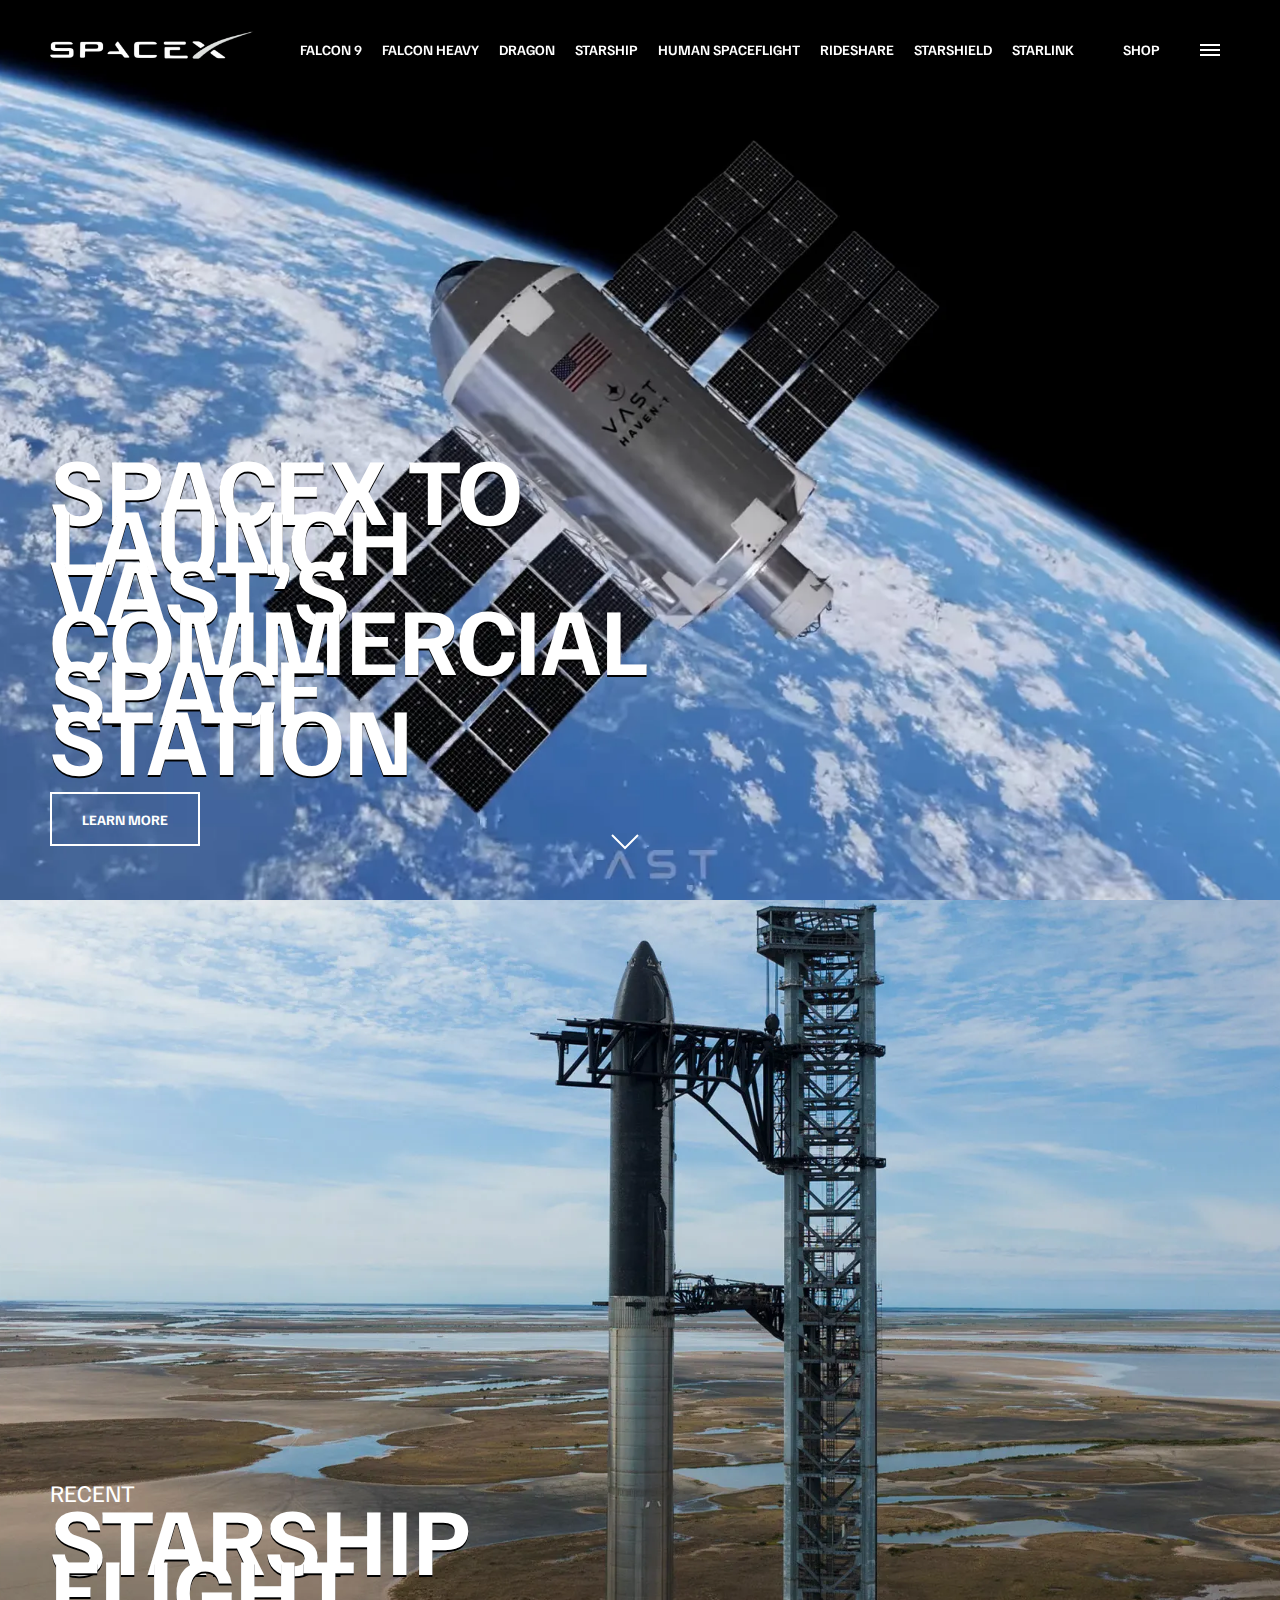
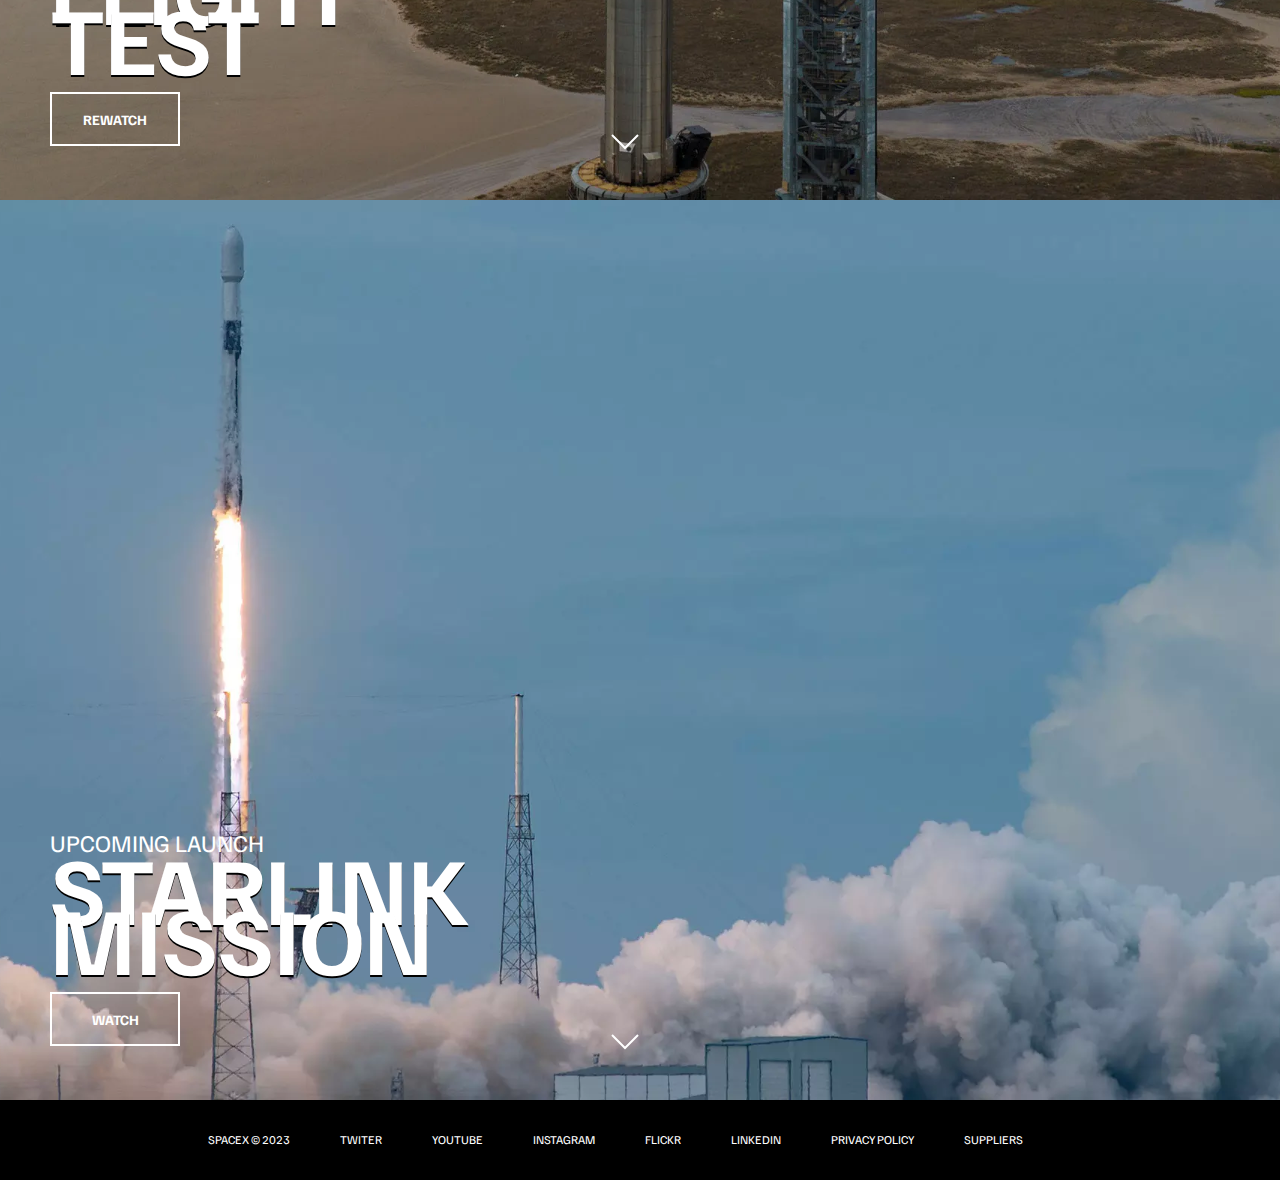
<file: index.html>
<!DOCTYPE html>
<html lang="en">
	<head>
		<meta charset="UTF-8" />
		<meta http-equiv="X-UA-Compatible" content="IE=edge" />
		<meta name="viewport" content="width=device-width, initial-scale=1.0" />
		<title>SpaceX</title>
		<link rel="preconnect" href="https://fonts.googleapis.com" />
		<link rel="preconnect" href="https://fonts.gstatic.com" crossorigin />
		<link
			href="https://fonts.googleapis.com/css2?family=Familjen+Grotesk:wght@400;600;700&display=swap"
			rel="stylesheet"
		/>
		<link rel="stylesheet" href="css/styles.css" />
		<script src="js/scripts.js" defer></script>
	</head>
	<body>
		<div id="overlay"></div>
		<div id="mobile--menu" class="mobile--collapse">
			<ul>
				<li class="mobile-only"><a href="falcon9.html">Falcon 9</a></li>
				<li class="mobile-only">
					<a href="falcon-heavy.html">Falcon Heavy</a>
				</li>
				<li class="mobile-only"><a href="dragon.html">Dragon</a></li>
				<li class="mobile-only"><a href="#">Starship</a></li>
				<li class="mobile-only"><a href="#">Human Spaceflight</a></li>
				<li class="mobile-only"><a href="#">Rideshare</a></li>
				<li class="mobile-only"><a href="#">Starshield</a></li>
				<li class="mobile-only"><a href="#">Starlink</a></li>
				<li><a href="#"></a>Mission</li>
				<li><a href="#"></a>Launches</li>
				<li><a href="#"></a>Careers</li>
				<li><a href="#"></a>Updates</li>
				<li><a href="#"></a>Shop</li>
			</ul>
		</div>
		<header class="main-header">
			<div class="logo">
				<a href="index.html"> <img src="img/logo.png" alt="" /></a>
			</div>
			<nav class="desktop-nav">
				<ul>
					<li class="desktop-nav-item"><a href="falcon9.html">Falcon 9</a></li>
					<li class="desktop-nav-item">
						<a href="falcon-heavy.html">Falcon Heavy</a>
					</li>
					<li class="desktop-nav-item"><a href="dragon.html">Dragon</a></li>
					<li class="desktop-nav-item"><a href="#">Starship</a></li>
					<li class="desktop-nav-item"><a href="#">Human Spaceflight</a></li>
					<li class="desktop-nav-item"><a href="#">Rideshare</a></li>
					<li class="desktop-nav-item"><a href="#">Starshield</a></li>
					<li class="desktop-nav-item"><a href="#">Starlink</a></li>
				</ul>
			</nav>

			<div class="desktop-nav desktop-nav__shop">
				<ul>
					<li class="desktop-nav-item" id="nav-right"><a href="#">Shop</a></li>
				</ul>
			</div>
		</header>

		<!--Hamburger Menu  -->

		<button
			id="menu-btn"
			class="nav-toggle"
			type="button
		"
		>
			<span class="hamburger"></span>
		</button>

		<main>
			<!-- intro -->
			<section class="section--intro">
				<div class="section--inner">
					<h1>SPACEX TO LAUNCH VAST’S COMMERCIAL SPACE STATION</h1>

					<a href="#" class="btn animate"
						><div class="hover"></div>
						<span class="learn-more">Learn More</span></a
					>
				</div>

				<div class="scroll-arrow">
					<svg width="30px" height="20px" aria-label="more content below">
						<path
							stroke="#ffffff"
							fill="none"
							stroke-width="2px"
							d="M2.000,5.000 L15.000,18.000 L28.000,5.000 "
						></path>
					</svg>
				</div>
			</section>

			<!-- intro a -->
			<section class="section--intro__a">
				<div class="section--inner">
					<h3>Recent</h3>
					<h1>Starship Flight Test</h1>

					<a href="#" class="btn animate"
						><div class="hover"></div>
						<span class="learn-more">Rewatch</span></a
					>
				</div>

				<div class="scroll-arrow">
					<svg width="30px" height="20px" aria-label="more content below">
						<path
							stroke="#ffffff"
							stroke-width="2px"
							d="M2.000,5.000 L15.000,18.000 L28.000,5.000 "
						></path>
					</svg>
				</div>
			</section>

			<!-- intro b -->

			<section class="section--intro__b">
				<div class="section--inner">
					<h3>Upcoming Launch</h3>
					<h1>Starlink Mission</h1>

					<a href="#" class="btn animate"
						><div class="hover"></div>
						<span class="learn-more">Watch</span></a
					>
				</div>

				<div class="scroll-arrow">
					<svg width="30px" height="20px" aria-label="more content below">
						<path
							stroke="#ffffff"
							stroke-width="2px"
							d="M2.000,5.000 L15.000,18.000 L28.000,5.000 "
						></path>
					</svg>
				</div>
			</section>
		</main>
		<footer>
			<ul>
				<li><p>SPACEX &copy; 2023</p></li>
				<li><a href="">Twiter</a></li>
				<li><a href="">Youtube</a></li>
				<li><a href="">Instagram</a></li>
				<li><a href="">Flickr</a></li>
				<li><a href="">Linkedin</a></li>
				<li><a href="">Privacy Policy</a></li>
				<li><a href="">Suppliers</a></li>
			</ul>
		</footer>
	</body>
</html>
</file>
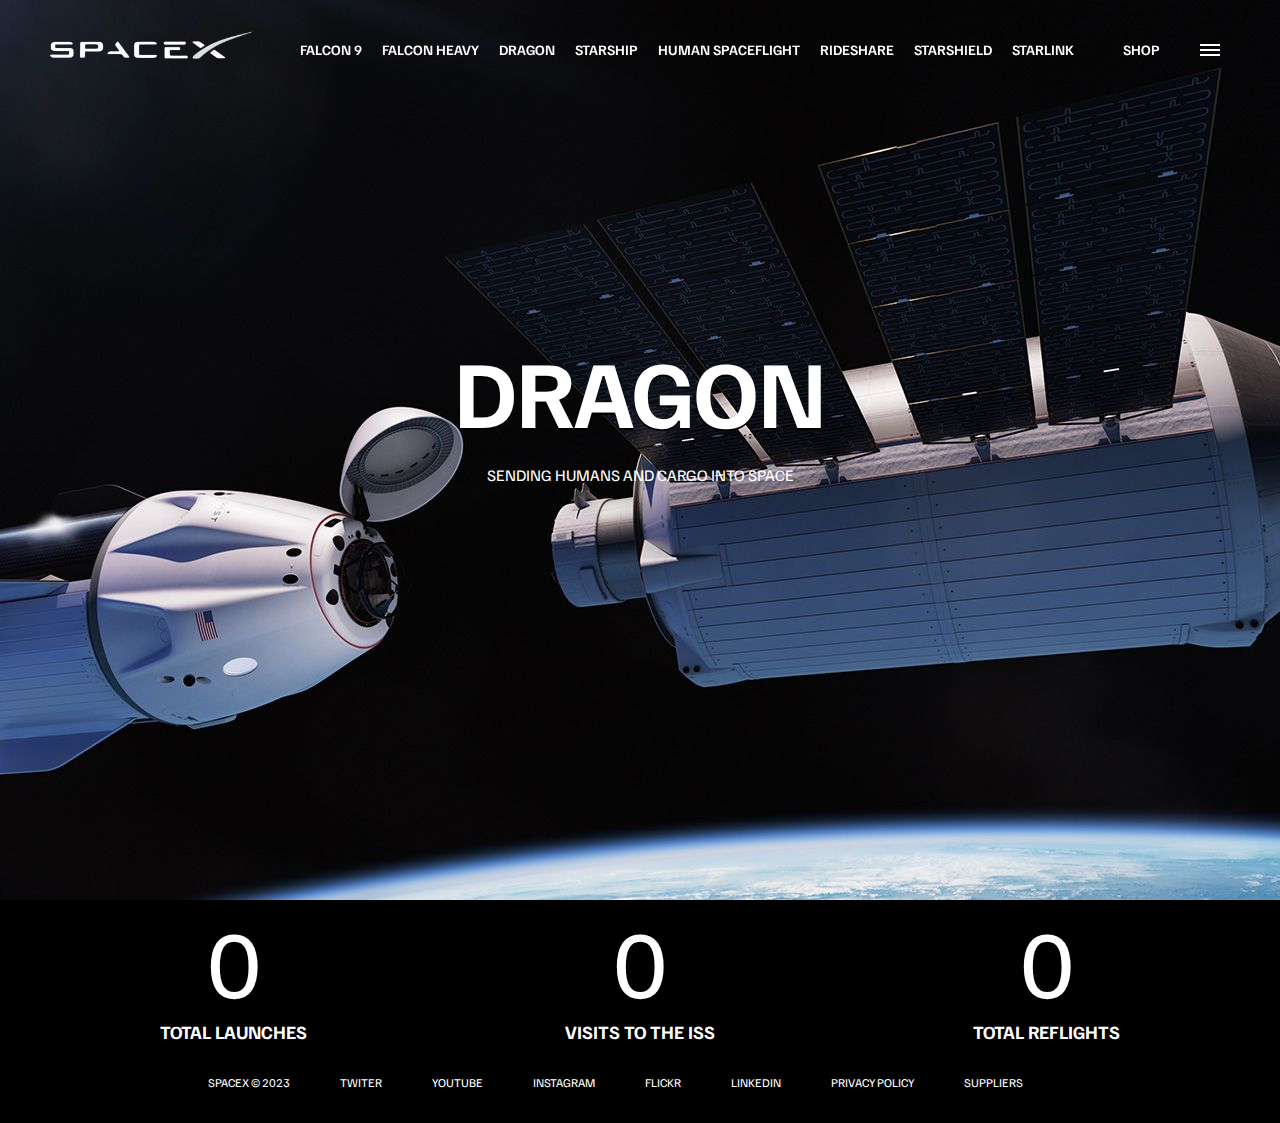
<file: dragon.html>
<!DOCTYPE html>
<html lang="en">
	<head>
		<meta charset="UTF-8" />
		<meta http-equiv="X-UA-Compatible" content="IE=edge" />
		<meta name="viewport" content="width=device-width, initial-scale=1.0" />
		<title>Dragon</title>
		<link rel="preconnect" href="https://fonts.googleapis.com" />
		<link rel="preconnect" href="https://fonts.gstatic.com" crossorigin />
		<link
			href="https://fonts.googleapis.com/css2?family=Familjen+Grotesk:wght@400;600;700&display=swap"
			rel="stylesheet"
		/>
		<link rel="stylesheet" href="css/styles.css" />
		<script src="js/scripts.js" defer></script>
	</head>
	<body>
		<div id="overlay"></div>
		<div id="mobile--menu" class="mobile--collapse">
			<ul>
				<li class="mobile-only"><a href="falcon9.html">Falcon 9</a></li>
				<li class="mobile-only">
					<a href="falcon-heavy.html">Falcon Heavy</a>
				</li>
				<li class="mobile-only"><a href="dragon.html">Dragon</a></li>
				<li class="mobile-only"><a href="#">Starship</a></li>
				<li class="mobile-only"><a href="#">Human Spaceflight</a></li>
				<li class="mobile-only"><a href="#">Rideshare</a></li>
				<li class="mobile-only"><a href="#">Starshield</a></li>
				<li class="mobile-only"><a href="#">Starlink</a></li>
				<li><a href="#"></a>Mission</li>
				<li><a href="#"></a>Launches</li>
				<li><a href="#"></a>Careers</li>
				<li><a href="#"></a>Updates</li>
				<li><a href="#"></a>Shop</li>
			</ul>
		</div>
		<header class="main-header">
			<div class="logo">
				<a href="index.html"> <img src="img/logo.png" alt="" /></a>
			</div>
			<nav class="desktop-nav">
				<ul>
					<li class="desktop-nav-item"><a href="falcon9.html">Falcon 9</a></li>
					<li class="desktop-nav-item">
						<a href="falcon-heavy.html">Falcon Heavy</a>
					</li>
					<li class="desktop-nav-item"><a href="dragon.html">Dragon</a></li>
					<li class="desktop-nav-item"><a href="#">Starship</a></li>
					<li class="desktop-nav-item"><a href="#">Human Spaceflight</a></li>
					<li class="desktop-nav-item"><a href="#">Rideshare</a></li>
					<li class="desktop-nav-item"><a href="#">Starshield</a></li>
					<li class="desktop-nav-item"><a href="#">Starlink</a></li>
				</ul>
			</nav>

			<div class="desktop-nav desktop-nav__shop">
				<ul>
					<li class="desktop-nav-item" id="nav-right"><a href="#">Shop</a></li>
				</ul>
			</div>
		</header>

		<!--Hamburger Menu  -->

		<button id="menu-btn" class="nav-toggle" type="button">
			<span class="hamburger"></span>
		</button>

		<main>
			<!-- intro -->
			<section class="section--animate bg--dragon"></section>
			<div class="section--inner__center">
				<h1>Dragon</h1>
				<p>Sending humans and cargo into space</p>
			</div>

			<div class="stats">
				<div>
					<span class="counter" data-target="39">0</span>
					<h3>Total Launches</h3>
				</div>
				<div>
					<span class="counter" data-target="35">0</span>
					<h3>Visits to the Iss</h3>
				</div>
				<div>
					<span class="counter" data-target="17">0</span>
					<h3>Total Reflights</h3>
				</div>
			</div>
		</main>
		<footer>
			<ul>
				<li><p>SPACEX &copy; 2023</p></li>
				<li><a href="">Twiter</a></li>
				<li><a href="">Youtube</a></li>
				<li><a href="">Instagram</a></li>
				<li><a href="">Flickr</a></li>
				<li><a href="">Linkedin</a></li>
				<li><a href="">Privacy Policy</a></li>
				<li><a href="">Suppliers</a></li>
			</ul>
		</footer>
	</body>
</html>
</file>
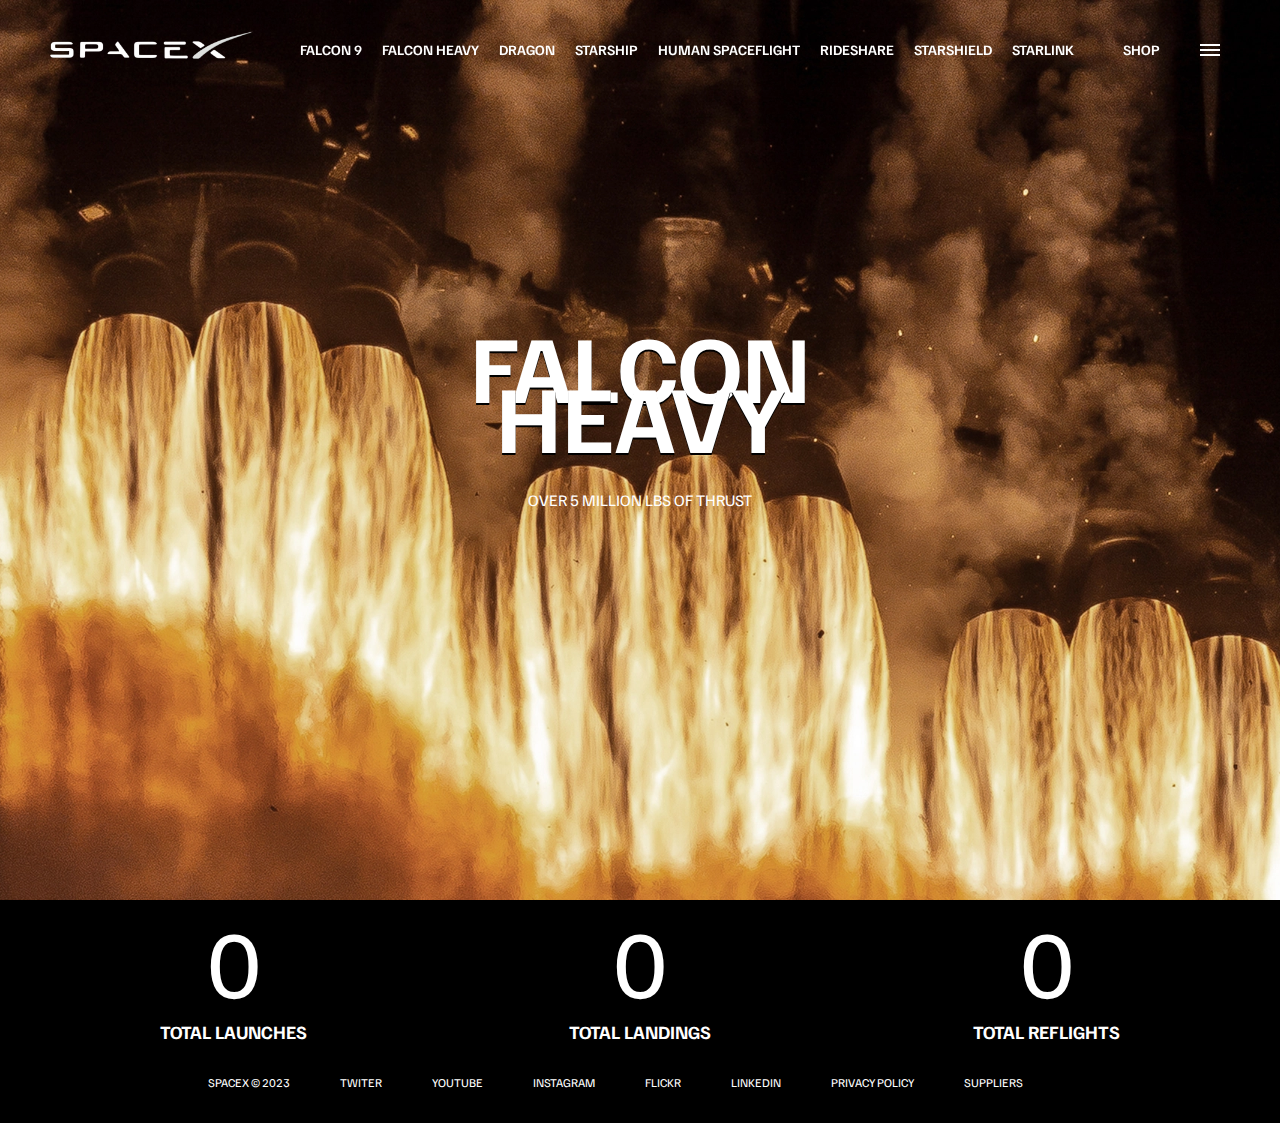
<file: falcon-heavy.html>
<!DOCTYPE html>
<html lang="en">
	<head>
		<meta charset="UTF-8" />
		<meta http-equiv="X-UA-Compatible" content="IE=edge" />
		<meta name="viewport" content="width=device-width, initial-scale=1.0" />
		<title>Falcon Heavy</title>
		<link rel="preconnect" href="https://fonts.googleapis.com" />
		<link rel="preconnect" href="https://fonts.gstatic.com" crossorigin />
		<link
			href="https://fonts.googleapis.com/css2?family=Familjen+Grotesk:wght@400;600;700&display=swap"
			rel="stylesheet"
		/>
		<link rel="stylesheet" href="css/styles.css" />
		<script src="js/scripts.js" defer></script>
	</head>
	<body>
		<div id="overlay"></div>
		<div id="mobile--menu" class="mobile--collapse">
			<ul>
				<li class="mobile-only"><a href="falcon9.html">Falcon 9</a></li>
				<li class="mobile-only">
					<a href="falcon-heavy.html">Falcon Heavy</a>
				</li>
				<li class="mobile-only"><a href="dragon.html">Dragon</a></li>
				<li class="mobile-only"><a href="#">Starship</a></li>
				<li class="mobile-only"><a href="#">Human Spaceflight</a></li>
				<li class="mobile-only"><a href="#">Rideshare</a></li>
				<li class="mobile-only"><a href="#">Starshield</a></li>
				<li class="mobile-only"><a href="#">Starlink</a></li>
				<li><a href="#"></a>Mission</li>
				<li><a href="#"></a>Launches</li>
				<li><a href="#"></a>Careers</li>
				<li><a href="#"></a>Updates</li>
				<li><a href="#"></a>Shop</li>
			</ul>
		</div>
		<header class="main-header">
			<div class="logo">
				<a href="index.html"> <img src="img/logo.png" alt="" /></a>
			</div>
			<nav class="desktop-nav">
				<ul>
					<li class="desktop-nav-item"><a href="falcon9.html">Falcon 9</a></li>
					<li class="desktop-nav-item">
						<a href="falcon-heavy.html">Falcon Heavy</a>
					</li>
					<li class="desktop-nav-item"><a href="dragon.html">Dragon</a></li>
					<li class="desktop-nav-item"><a href="#">Starship</a></li>
					<li class="desktop-nav-item"><a href="#">Human Spaceflight</a></li>
					<li class="desktop-nav-item"><a href="#">Rideshare</a></li>
					<li class="desktop-nav-item"><a href="#">Starshield</a></li>
					<li class="desktop-nav-item"><a href="#">Starlink</a></li>
				</ul>
			</nav>

			<div class="desktop-nav desktop-nav__shop">
				<ul>
					<li class="desktop-nav-item" id="nav-right"><a href="#">Shop</a></li>
				</ul>
			</div>
		</header>

		<!--Hamburger Menu  -->

		<button id="menu-btn" class="nav-toggle" type="button">
			<span class="hamburger"></span>
		</button>

		<main>
			<!-- intro -->
			<section class="section--animate bg--falcon__heavy"></section>
			<div class="section--inner__center">
				<h1>Falcon Heavy</h1>
				<p>Over 5 Million Lbs of Thrust</p>
			</div>

			<div class="stats">
				<div>
					<span class="counter" data-target="6">0</span>
					<h3>Total Launches</h3>
				</div>
				<div>
					<span class="counter" data-target="11">0</span>
					<h3>Total Landings</h3>
				</div>
				<div>
					<span class="counter" data-target="8">0</span>
					<h3>Total Reflights</h3>
				</div>
			</div>
		</main>
		<footer>
			<ul>
				<li><p>SPACEX &copy; 2023</p></li>
				<li><a href="">Twiter</a></li>
				<li><a href="">Youtube</a></li>
				<li><a href="">Instagram</a></li>
				<li><a href="">Flickr</a></li>
				<li><a href="">Linkedin</a></li>
				<li><a href="">Privacy Policy</a></li>
				<li><a href="">Suppliers</a></li>
			</ul>
		</footer>
	</body>
</html>
</file>
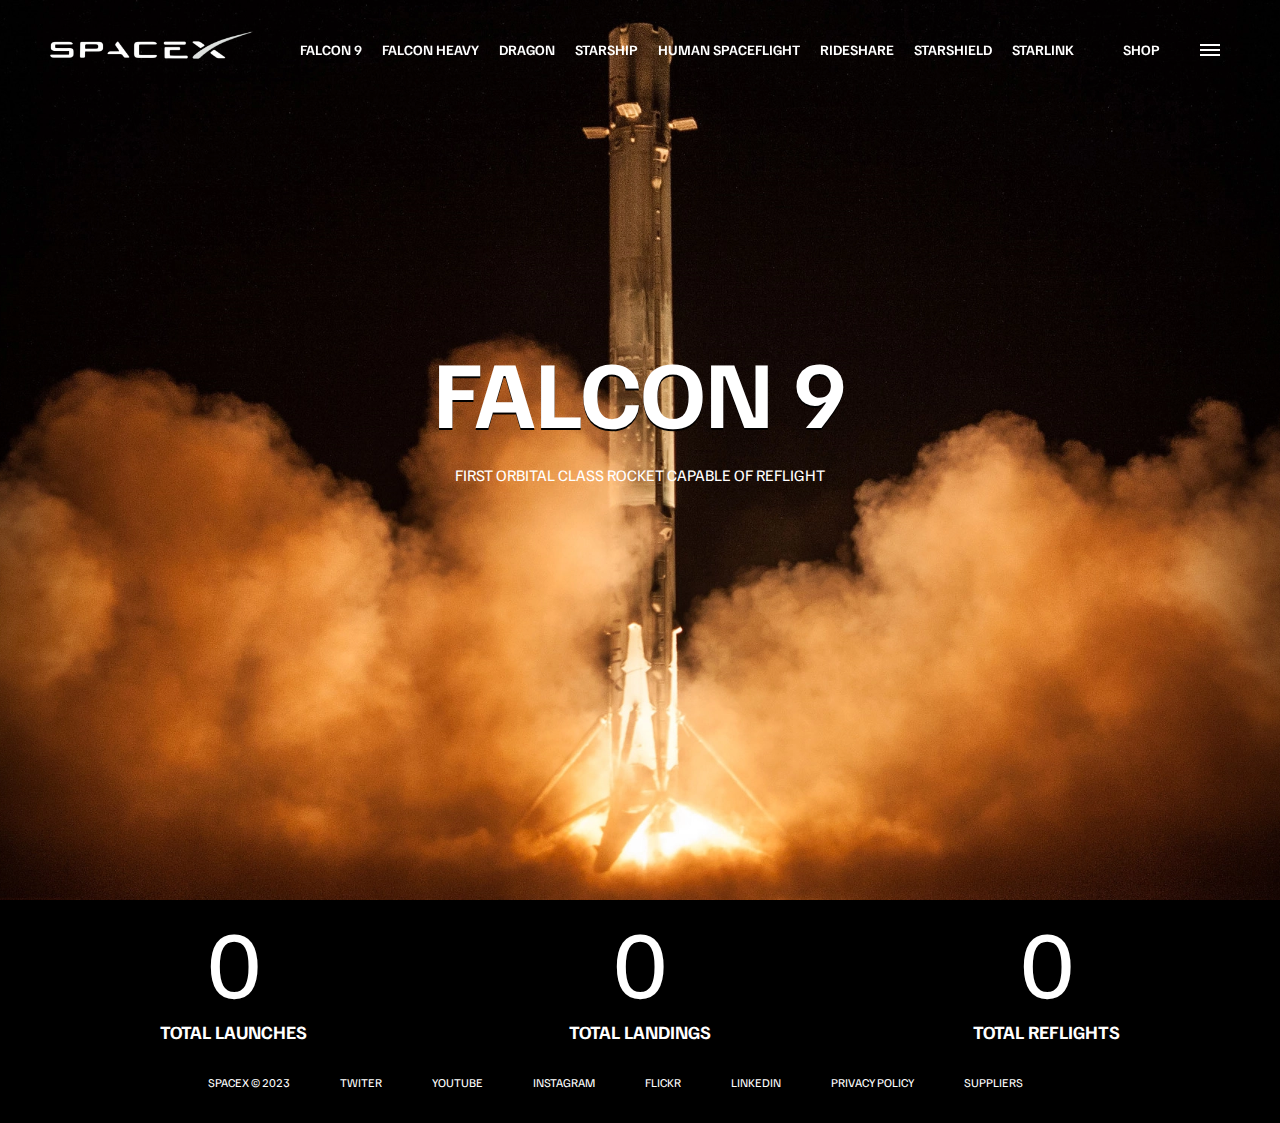
<file: falcon9.html>
<!DOCTYPE html>
<html lang="en">
	<head>
		<meta charset="UTF-8" />
		<meta http-equiv="X-UA-Compatible" content="IE=edge" />
		<meta name="viewport" content="width=device-width, initial-scale=1.0" />
		<title>Falcon 9</title>
		<link rel="preconnect" href="https://fonts.googleapis.com" />
		<link rel="preconnect" href="https://fonts.gstatic.com" crossorigin />
		<link
			href="https://fonts.googleapis.com/css2?family=Familjen+Grotesk:wght@400;600;700&display=swap"
			rel="stylesheet"
		/>
		<link rel="stylesheet" href="css/styles.css" />
		<script src="js/scripts.js" defer></script>
	</head>
	<body>
		<div id="overlay"></div>
		<div id="mobile--menu" class="mobile--collapse">
			<ul>
				<li class="mobile-only"><a href="falcon9.html">Falcon 9</a></li>
				<li class="mobile-only">
					<a href="falcon-heavy.html">Falcon Heavy</a>
				</li>
				<li class="mobile-only"><a href="dragon.html">Dragon</a></li>
				<li class="mobile-only"><a href="#">Starship</a></li>
				<li class="mobile-only"><a href="#">Human Spaceflight</a></li>
				<li class="mobile-only"><a href="#">Rideshare</a></li>
				<li class="mobile-only"><a href="#">Starshield</a></li>
				<li class="mobile-only"><a href="#">Starlink</a></li>
				<li><a href="#"></a>Mission</li>
				<li><a href="#"></a>Launches</li>
				<li><a href="#"></a>Careers</li>
				<li><a href="#"></a>Updates</li>
				<li><a href="#"></a>Shop</li>
			</ul>
		</div>
		<header class="main-header">
			<div class="logo">
				<a href="index.html"> <img src="img/logo.png" alt="" /></a>
			</div>
			<nav class="desktop-nav">
				<ul>
					<li class="desktop-nav-item"><a href="falcon9.html">Falcon 9</a></li>
					<li class="desktop-nav-item">
						<a href="falcon-heavy.html">Falcon Heavy</a>
					</li>
					<li class="desktop-nav-item"><a href="dragon.html">Dragon</a></li>
					<li class="desktop-nav-item"><a href="#">Starship</a></li>
					<li class="desktop-nav-item"><a href="#">Human Spaceflight</a></li>
					<li class="desktop-nav-item"><a href="#">Rideshare</a></li>
					<li class="desktop-nav-item"><a href="#">Starshield</a></li>
					<li class="desktop-nav-item"><a href="#">Starlink</a></li>
				</ul>
			</nav>

			<div class="desktop-nav desktop-nav__shop">
				<ul>
					<li class="desktop-nav-item" id="nav-right"><a href="#">Shop</a></li>
				</ul>
			</div>
		</header>

		<!--Hamburger Menu  -->

		<button id="menu-btn" class="nav-toggle" type="button">
			<span class="hamburger"></span>
		</button>

		<main>
			<!-- intro -->
			<section class="section--animate bg--falcon-9"></section>
			<div class="section--inner__center">
				<h1>Falcon 9</h1>
				<p>FIRST ORBITAL CLASS ROCKET CAPABLE OF REFLIGHT</p>
			</div>

			<div class="stats">
				<div>
					<span class="counter" data-target="222">0</span>
					<h3>Total Launches</h3>
				</div>
				<div>
					<span class="counter" data-target="180">0</span>
					<h3>Total Landings</h3>
				</div>
				<div>
					<span class="counter" data-target="157">0</span>
					<h3>Total Reflights</h3>
				</div>
			</div>
		</main>
		<footer>
			<ul>
				<li><p>SPACEX &copy; 2023</p></li>
				<li><a href="">Twiter</a></li>
				<li><a href="">Youtube</a></li>
				<li><a href="">Instagram</a></li>
				<li><a href="">Flickr</a></li>
				<li><a href="">Linkedin</a></li>
				<li><a href="">Privacy Policy</a></li>
				<li><a href="">Suppliers</a></li>
			</ul>
		</footer>
	</body>
</html>
</file>
<file: css/styles.css>
*,
*::before,
*::after {
	margin: 0;
	padding: 0;
	box-sizing: border-box;
}

:root {
	--ff-gro: 'Familjen Grotesk', sans-serif;

	--fw-reg: 400;
	--fw-semi: 600;
	--fw-bold: 700;

	--clr-light: #fff;
	--clr-dark: #000;
	--clr-accent: #aeafaf;

	--fs-h1: 6rem;
	--fs-h2: 3rem;
	--fs-h3: 1rem;
	--fs-body: 0.9rem;
}

::selection {
	color: #000;
	background: #fff;
}
/* typography */

h1 {
	display: block;
	font-family: var(--ff-gro);
	font-size: var(--fs-h1);
	font-weight: var(--fw-bold);
	line-height: 50px;
	text-shadow: 0 2px var(--clr-dark);
}
h2 {
	font-size: var(--fs-h2);
}
h3 {
	display: block;
	font-family: var(--fs-h3);
}
/* General Styles */

body {
	font-family: var(--ff-gro);
	background: var(--clr-dark);
	color: var(--clr-light);
}

a {
	text-decoration: none;
	color: var(--clr-light);
}

ul {
	list-style: none;
}
section {
	position: relative;

	height: 100vh;
	background-position: center center;
	background-repeat: no-repeat;
	background-size: cover;
	text-transform: uppercase;
}
a {
	background-color: transparent;
}
footer {
	position: relative;
	padding: 25px 0;
}
/* Header */

.main-header {
	position: fixed;
	font-size: var(--fs-body);
	text-transform: uppercase;
	top: 0;
	left: 0;
	width: 100%;
	z-index: 3;
	display: flex;
	/* justify-content: space-between; */
	align-items: center;
	height: 100px;
	padding: 0 30px;
}
.logo {
	width: 210px;
	height: auto;
	margin-left: 20px;
}

.logo img {
	display: block;
	width: 100%;
	height: auto;
}

/* Desktop Nav Menu */

.desktop-nav {
	display: block;
	position: relative;
	margin-right: 50px;
	font-weight: var(--fw-semi);
	text-align: left;
	padding-left: 40px;
}

.desktop-nav ul {
	display: flex;
}
.desktop-nav-item {
	position: relative;
	margin-right: 20px;
	padding-bottom: 2px;
}

.desktop-nav-item a::after {
	content: '';
	position: absolute;
	bottom: 0;
	left: 0;
	width: 100%;
	height: 1px;
	background: var(--clr-light);
	transform: scaleX(0);
	transition: transform 500ms cubic-bezier(0.47, 0, 0.5, 1);
	transform-origin: right center;
}
.desktop-nav-item a:hover::after {
	transform: scaleX(1);
	transform-origin: left center;
	transition-duration: 400ms;
}
.desktop-nav__shop {
	display: inline-block;
	position: absolute;
	right: 50px;
}
/* nav Toggle */

.nav-toggle {
	padding: 0.5em;
	background: transparent;
	border: 0;
	cursor: pointer;
	position: absolute;
	right: 4em;
	top: 42px;
	z-index: 1000;
}

/* Hamburger */
.hamburger {
	display: block;
	position: relative;
}
.hamburger,
.hamburger::before,
.hamburger::after {
	background-color: var(--clr-light);
	width: 20px;
	height: 2px;

	transition: transform 250ms ease-in-out;
}
.hamburger::before,
.hamburger::after {
	content: '';
	position: absolute;
	left: 0;
	right: 0;
}
.hamburger::before {
	top: 5px;
}
.hamburger::after {
	bottom: 5px;
}

/* animation */

.nav-open .hamburger {
	transform: rotate(0.625turn);
}
.nav-open .hamburger::before {
	transform: rotate(90deg) translateX(-5px);
}

.nav-open .hamburger::after {
	opacity: 0;
}

/* Overlay */

.overlay__show {
	position: fixed;
	top: 0;
	left: 0;
	width: 100%;
	height: 100%;
	background-color: rgba(0, 0, 0, 0.5);
	z-index: 3;
}
.stop-scroll {
	overflow: hidden;
}
/*hide mobile meenu items  */

.mobile-only {
	display: none;
}

/* Mobile Nav Menu */

.mobile--collapse {
	display: flex;
	align-items: start;
	justify-content: center;
	position: fixed;
	top: 0;
	right: 0;
	width: 350px;
	height: 100%;
	padding-top: 50px;
	background-color: var(--clr-dark);

	transform: translateX(100%);
	transition: transform 600ms cubic-bezier(0.47, 0, 0.5, 1);
	z-index: 4;
}

.show-menu {
	transform: translateX(0);
}

.mobile--collapse ul {
	display: flex;
	flex-direction: column;
	align-items: end;
	justify-content: center;
	padding: 20px 30px;
	width: 100%;
}

.mobile--collapse ul li {
	margin-bottom: 20px;
	font-size: var(--fs-body);
	text-transform: uppercase;
	font-weight: 300;
	border-bottom: 1pt #252525 solid;
	width: 100%;
	text-align: right;
	padding-bottom: 5px;
}
.mobile--collapse ul li a {
	color: var(--clr-light);
	transition: color 600ms;
}
.mobile--collapse ul li a:hover {
	color: var(--clr-accent);
}
/*  INTRO */

.section--intro {
	background-image: url(../img/dragon.webp);
}

.section--intro__a {
	background-image: url(../img/section-e.webp);
}
.section--intro__b {
	background-image: url(../img/section-c.webp);
}
.section--inner {
	position: absolute;
	bottom: 50px;
	left: 50px;
	text-align: left;
	max-width: 500px;
}

.section--inner h3 {
	font-size: 24px;
	font-weight: 300;
	margin-bottom: 5px;
	animation: fadeInUp 750ms ease-in-out;
	animation-fill-mode: both;
}

.section--inner h2 {
	margin-bottom: 20px;
	animation: fadeInUp 750ms ease-in-out 250ms;
	animation-fill-mode: both;
}
.section--inner a {
	animation: fadeInUp 750ms ease-in-out 500ms;
	animation-fill-mode: both;
}
a.btn {
	position: relative;
	min-width: 130px;
	padding: 15px 30px;
	margin: 30px 0 0;
	border: 2px solid var(--clr-light);
	overflow: hidden;
	z-index: 2;
}
.btn .learn-more {
	font-family: var(--ff-gro);
	font-size: var(--fs-body);
	color: var(--clr-light);
	font-weight: var(--fw-bold);
	text-align: center;
	width: 100%;
	transition: color 0.5s cubic-bezier(0.19, 1, 0.22, 1);
}

.btn:hover .learn-more {
	color: var(--clr-dark);
}

.btn .hover {
	position: absolute;
	top: 0;
	left: 0;
	width: 100%;
	height: 100%;
	background-color: var(--clr-light);
	z-index: -1;
	transform: translateY(100%);
	transition: transform 0.6s cubic-bezier(0.19, 1, 0.22, 1);
}

.btn:hover .hover {
	transform: translateY(0);
}
.btn .learn-more,
a.btn {
	display: inline-block;
}

.scroll-arrow {
	position: absolute;
	bottom: 50px;
	left: 50%;
	width: 30px;
	height: 20px;
	margin: 0 0 0 -15px;
	visibility: inherit;
	transform: translateX(-50%);
	animation: fadeBounce 5s infinite;
}
.scroll-arrow svg path {
	fill: none;
	stroke: #fff;
}

/* Inner Pages */

.bg--falcon-9 {
	background-image: url(../img/falcon-9.webp);
}
.bg--falcon__heavy {
	background-image: url(../img/falcon-heavy.webp);
}
.bg--dragon {
	background-image: url(../img/section-intro.jpg);
}
.section--animate {
	animation: fadeIn 2s ease-in-out;
}

.section--inner__center {
	position: absolute;
	top: 50%;
	left: 50%;
	transform: translate(-50%, -50%);
	text-transform: uppercase;
	text-align: center;
}
.section--inner__center h1 {
	margin-bottom: 50px;
	animation: fadeInUp 500ms ease-in-out;
}
.section--inner__center p {
	margin-bottom: 50px;
	animation: fadeInUp 500ms ease-in-out 250ms;
	animation-fill-mode: both;
}
/* Stats */

.stats {
	max-width: 960px;
	margin: 0 auto;
	display: flex;
	align-items: center;
	justify-content: space-between;
	text-align: center;
	text-transform: uppercase;
}
.stats div span {
	font-size: var(--fs-h1);
}

/* animation */

@keyframes fadeInUp {
	0% {
		opacity: 0;
		transform: translateY(190px);
	}
	100% {
		opacity: 1;
		transform: translateY(0);
	}
}

@keyframes fadeBounce {
	0%,
	20%,
	50%,
	80%,
	100% {
		opacity: 0;
		transform: translateY(-30%);
	}
	40% {
		opacity: 1;
		transform: translateY(0%);
	}
}

/* footer */

footer ul {
	display: flex;
	justify-content: center;
	align-items: center;
	flex-wrap: wrap;
}

footer ul li {
	margin-right: 50px;
	text-transform: uppercase;
	font-size: 12px;
	font-weight: var(--fw-reg);
	line-height: 2.5;
}

footer ul li a {
	transition: color 600ms;
}
footer ul li a:hover {
	color: #aaa;
}

/* Media Queries */

@media (max-width: 960px) {
	.nav-toggle {
		top: 1em;
		right: 2em;
	}
	.logo {
		width: 150px;
		margin: auto;
	}
	.desktop-nav {
		display: none;
	}
	/*hide mobile meenu items  */

	.mobile-only {
		display: block;
	}

	.section--inner__center h1 {
		font-size: 75px;
	}
}

@media (max-width: 600px) {
	.section--inner {
		bottom: 50px;
		left: 25px;
	}
	.section--inner h2 {
		font-size: var(--fs-h2);
		font-weight: var(--fw-semi);
		margin-bottom: 0;
	}

	.section--inner__center h1 {
		font-size: 50px;
	}

	.section--inner__center {
		width: 80%;
	}
	.stats div span {
		font-size: var(--fs-h2);
	}
	.stats div h3 {
		font-size: var(--fs-body);
	}

	a.btn {
		margin-top: 10px;
	}
	footer ul li p {
		position: absolute;
		top: 10px;
		left: 35%;
	}
	footer ul {
		padding-top: 10px;
	}

	footer ul li {
		margin-right: 15px;
	}
}
</file>
